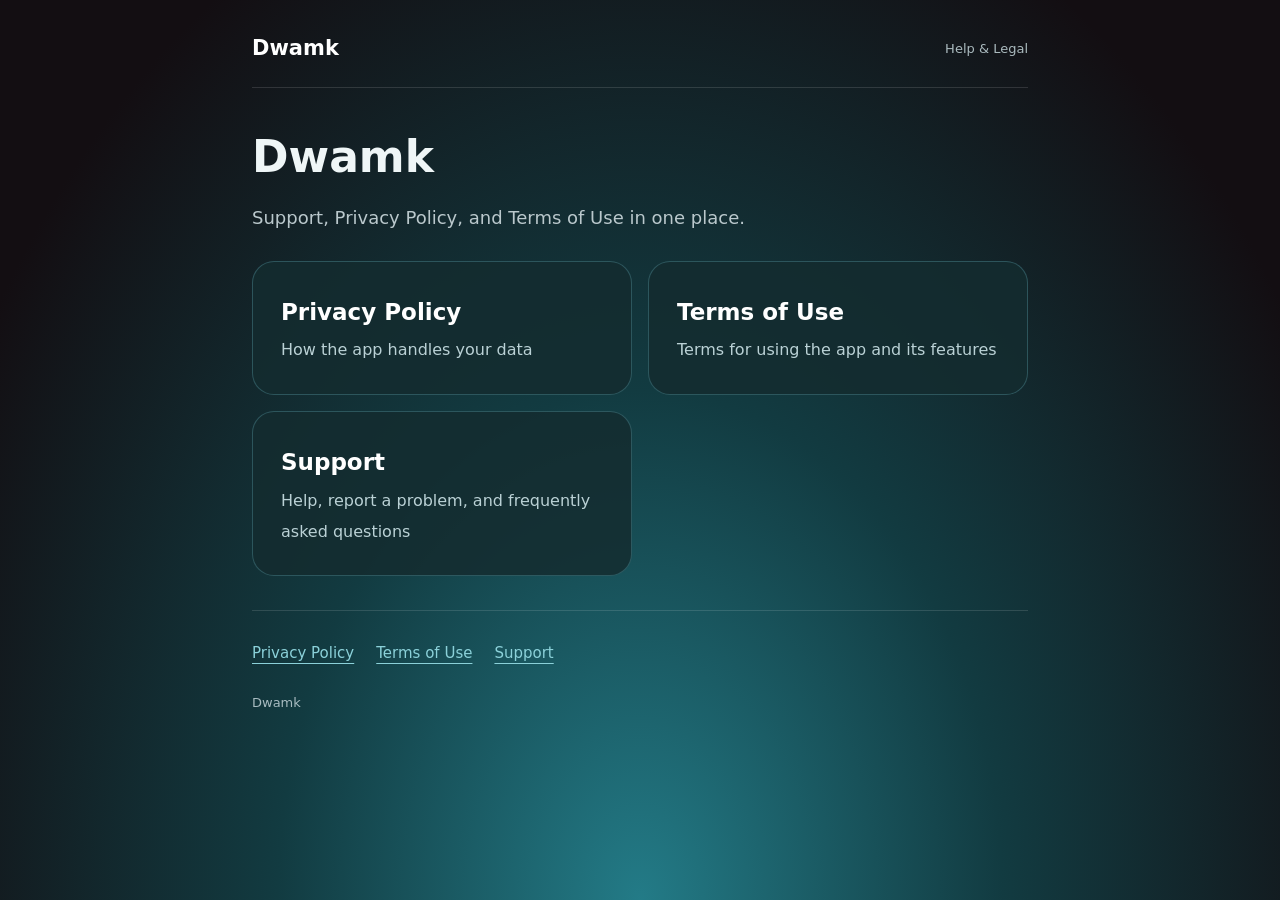
<file: index.html>
<!doctype html>
<html lang="en" dir="ltr">
<head>
  <meta charset="utf-8">
  <meta name="viewport" content="width=device-width,initial-scale=1">
  <meta name="description" content="Official Dwamk help, support, privacy policy and terms of use.">
  <title>Dwamk | Support, Privacy Policy &amp; Terms of Use</title>
  <link rel="stylesheet" href="style.css">
</head>
<body>
<main class="wrap">
  <header class="top"><a class="brand" href="index.html">Dwamk</a><span>Help &amp; Legal</span></header>
  <h1>Dwamk</h1>
  <p class="intro">Support, Privacy Policy, and Terms of Use in one place.</p>
  <div class="cards">
    <a class="card" href="privacy.html"><strong>Privacy Policy</strong><span>How the app handles your data</span></a>
    <a class="card" href="terms.html"><strong>Terms of Use</strong><span>Terms for using the app and its features</span></a>
    <a class="card" href="support.html"><strong>Support</strong><span>Help, report a problem, and frequently asked questions</span></a>
  </div>
  <footer><a href="privacy.html">Privacy Policy</a><a href="terms.html">Terms of Use</a><a href="support.html">Support</a><span class="copy">Dwamk</span></footer>
</main>
</body>
</html>
</file>
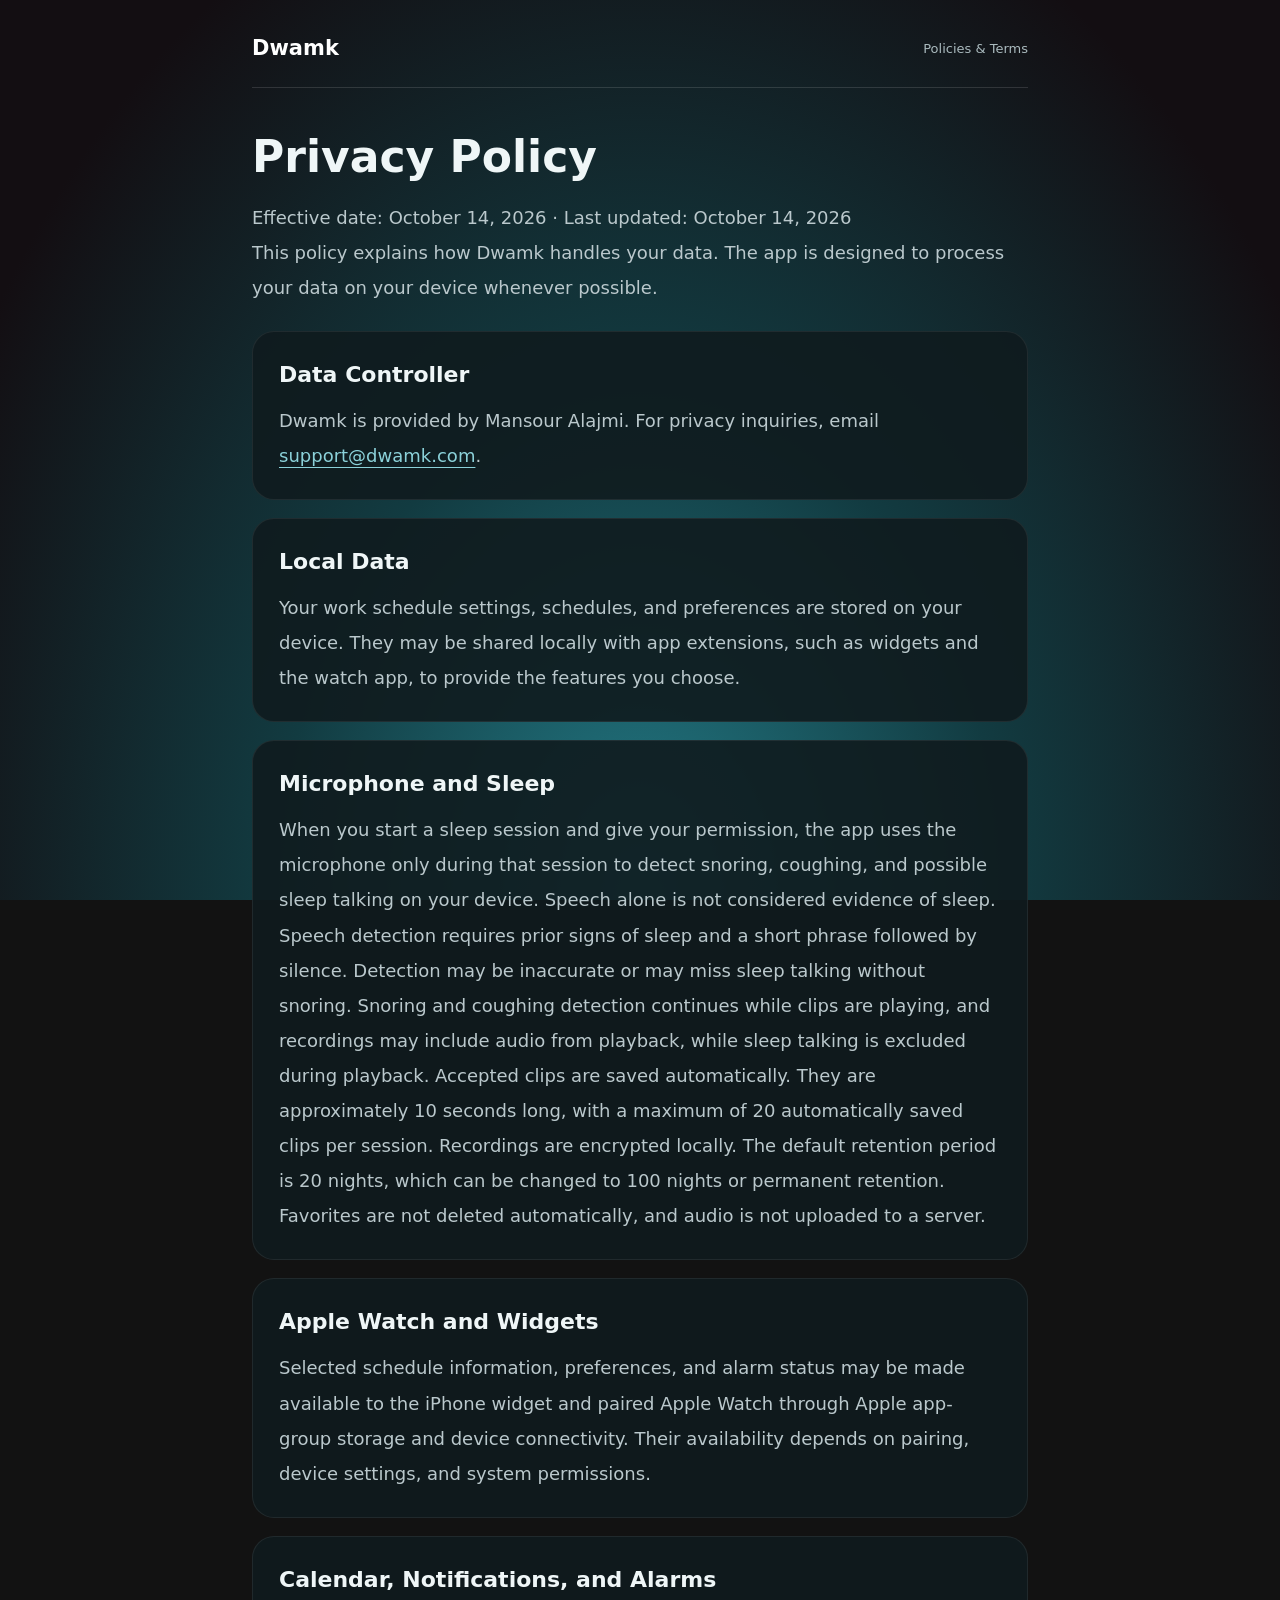
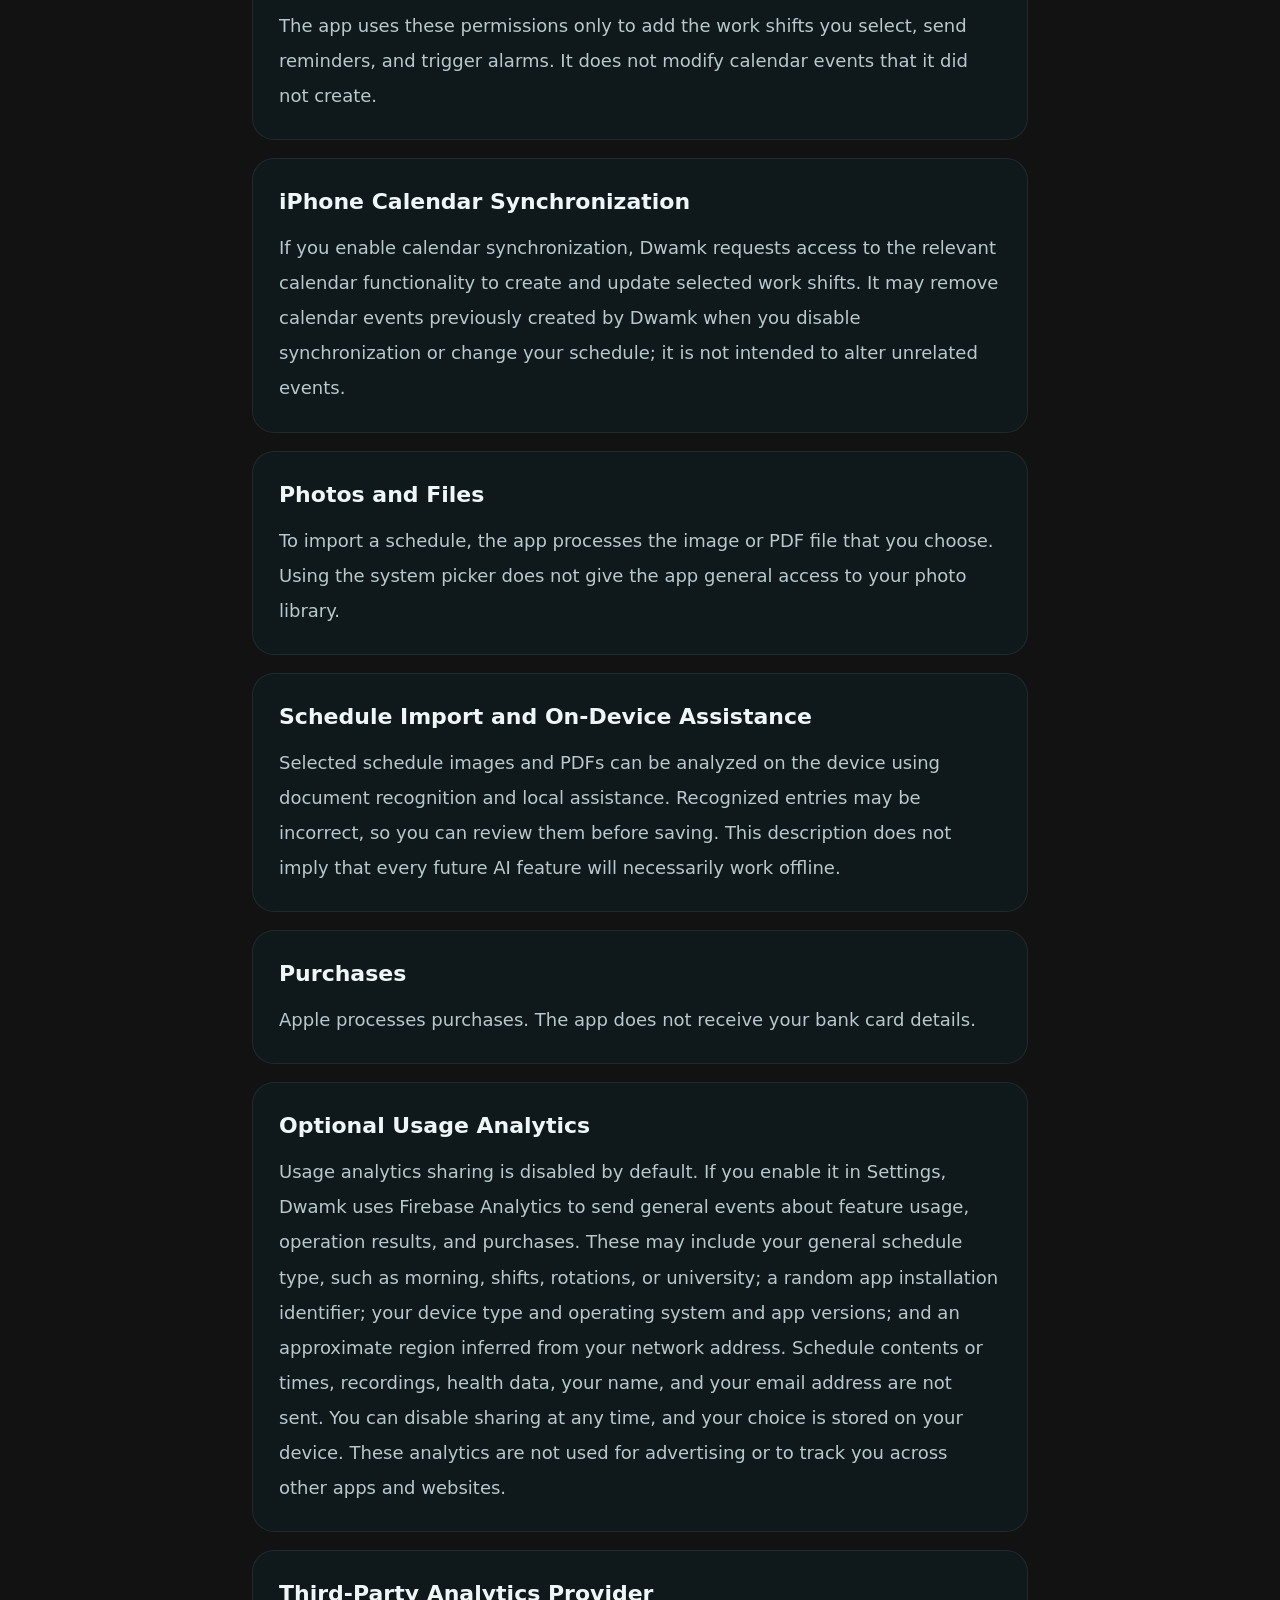
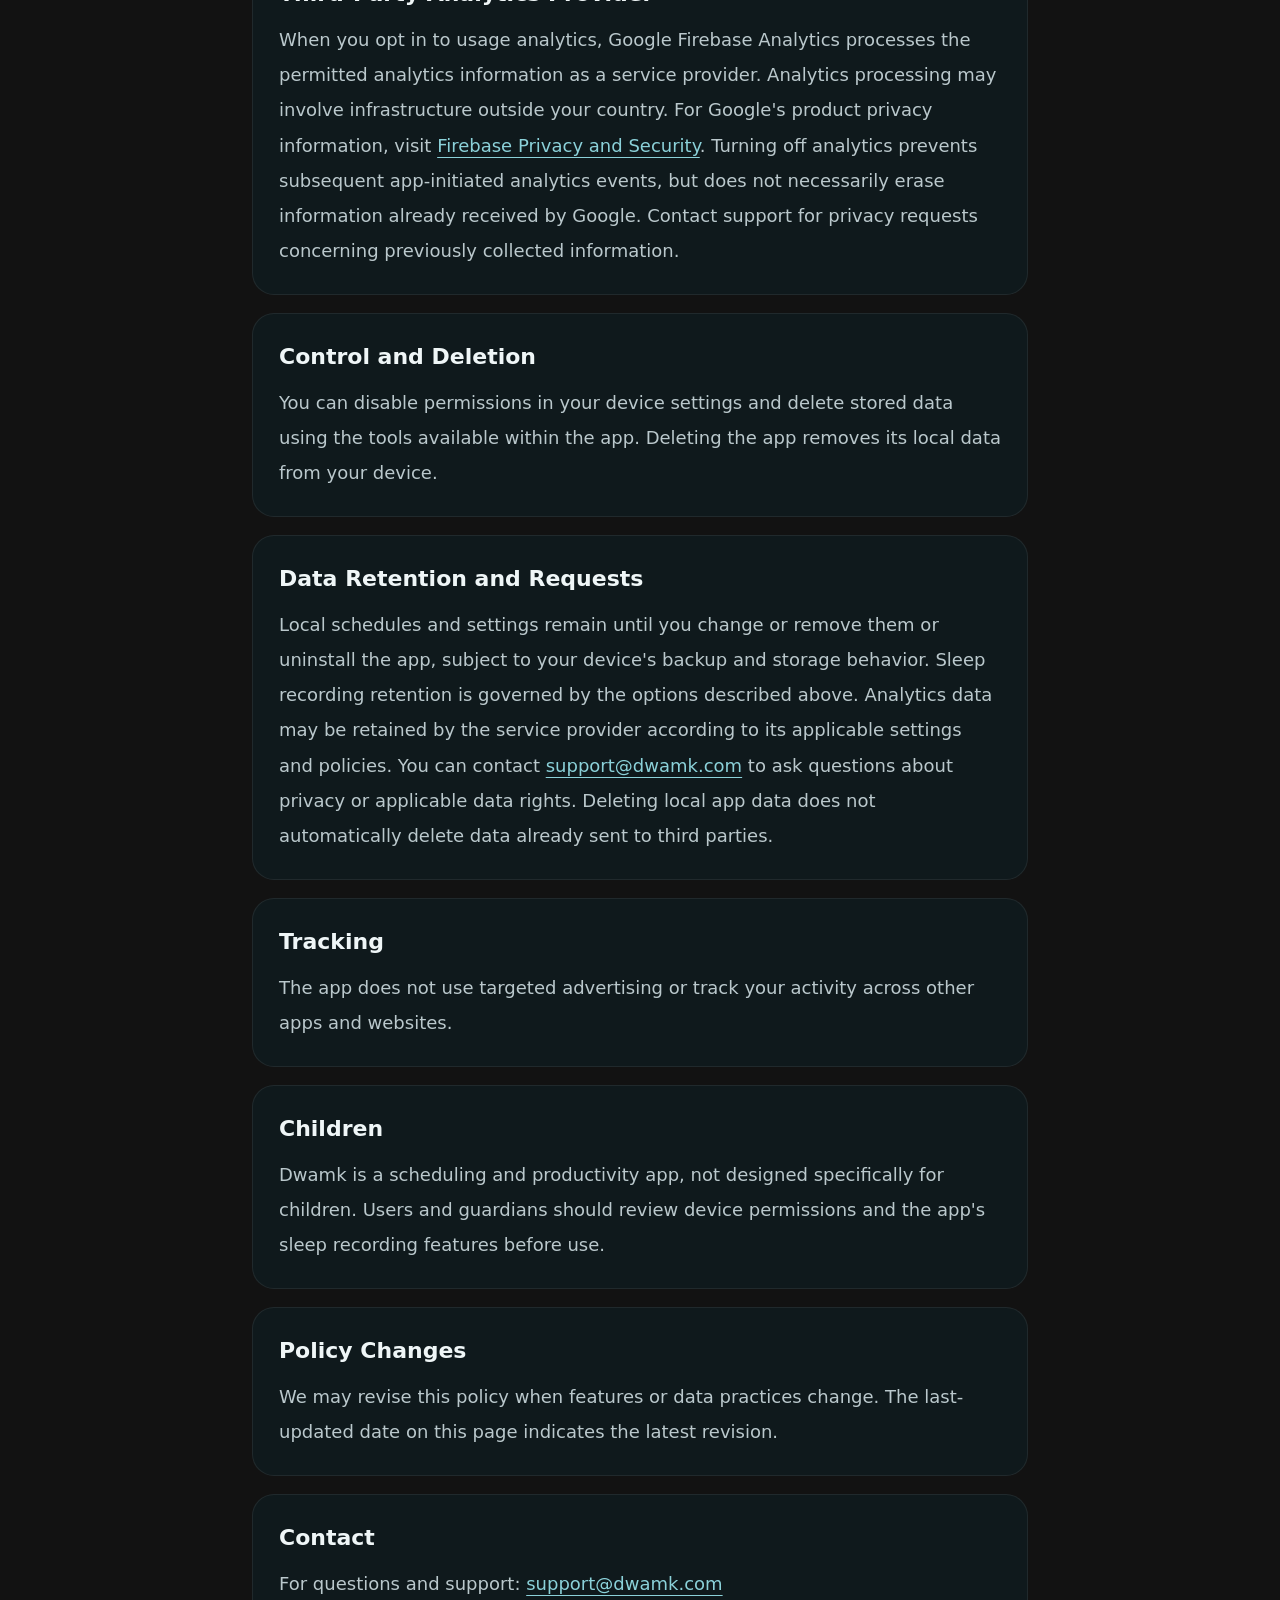
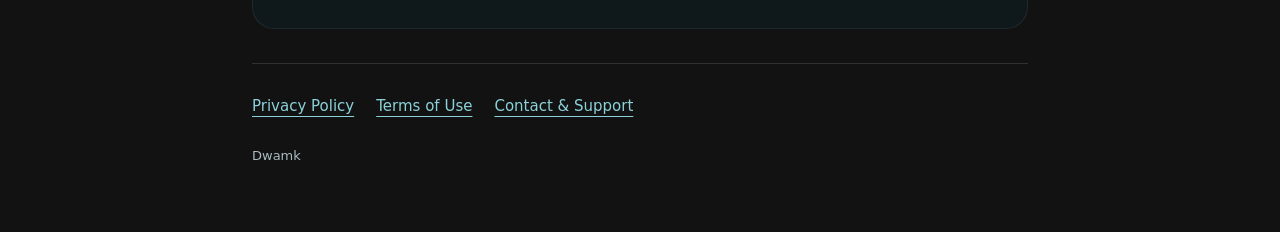
<file: privacy.html>
<!doctype html>
<html lang="en" dir="ltr">
<head>
  <meta charset="utf-8">
  <meta name="viewport" content="width=device-width,initial-scale=1">
  <meta name="description" content="Privacy Policy for the Dwamk app.">
  <title>Privacy Policy | Dwamk</title>
  <link rel="stylesheet" href="style.css">
</head>
<body>
<main class="wrap">
  <header class="top"><a class="brand" href="index.html">Dwamk</a><span>Policies &amp; Terms</span></header>
  <h1>Privacy Policy</h1>
  <p>Effective date: October 14, 2026 · Last updated: October 14, 2026</p>
  <p class="intro">This policy explains how Dwamk handles your data. The app is designed to process your data on your device whenever possible.</p>
  <section><h2>Data Controller</h2><p>Dwamk is provided by Mansour Alajmi. For privacy inquiries, email <a href="mailto:support@dwamk.com">support@dwamk.com</a>.</p></section>
  <section><h2>Local Data</h2><p>Your work schedule settings, schedules, and preferences are stored on your device. They may be shared locally with app extensions, such as widgets and the watch app, to provide the features you choose.</p></section>
  <section><h2>Microphone and Sleep</h2><p>When you start a sleep session and give your permission, the app uses the microphone only during that session to detect snoring, coughing, and possible sleep talking on your device. Speech alone is not considered evidence of sleep. Speech detection requires prior signs of sleep and a short phrase followed by silence. Detection may be inaccurate or may miss sleep talking without snoring. Snoring and coughing detection continues while clips are playing, and recordings may include audio from playback, while sleep talking is excluded during playback. Accepted clips are saved automatically. They are approximately 10 seconds long, with a maximum of 20 automatically saved clips per session. Recordings are encrypted locally. The default retention period is 20 nights, which can be changed to 100 nights or permanent retention. Favorites are not deleted automatically, and audio is not uploaded to a server.</p></section>
  <section><h2>Apple Watch and Widgets</h2><p>Selected schedule information, preferences, and alarm status may be made available to the iPhone widget and paired Apple Watch through Apple app-group storage and device connectivity. Their availability depends on pairing, device settings, and system permissions.</p></section>
  <section><h2>Calendar, Notifications, and Alarms</h2><p>The app uses these permissions only to add the work shifts you select, send reminders, and trigger alarms. It does not modify calendar events that it did not create.</p></section>
  <section><h2>iPhone Calendar Synchronization</h2><p>If you enable calendar synchronization, Dwamk requests access to the relevant calendar functionality to create and update selected work shifts. It may remove calendar events previously created by Dwamk when you disable synchronization or change your schedule; it is not intended to alter unrelated events.</p></section>
  <section><h2>Photos and Files</h2><p>To import a schedule, the app processes the image or PDF file that you choose. Using the system picker does not give the app general access to your photo library.</p></section>
  <section><h2>Schedule Import and On-Device Assistance</h2><p>Selected schedule images and PDFs can be analyzed on the device using document recognition and local assistance. Recognized entries may be incorrect, so you can review them before saving. This description does not imply that every future AI feature will necessarily work offline.</p></section>
  <section><h2>Purchases</h2><p>Apple processes purchases. The app does not receive your bank card details.</p></section>
  <section><h2>Optional Usage Analytics</h2><p>Usage analytics sharing is disabled by default. If you enable it in Settings, Dwamk uses Firebase Analytics to send general events about feature usage, operation results, and purchases. These may include your general schedule type, such as morning, shifts, rotations, or university; a random app installation identifier; your device type and operating system and app versions; and an approximate region inferred from your network address. Schedule contents or times, recordings, health data, your name, and your email address are not sent. You can disable sharing at any time, and your choice is stored on your device. These analytics are not used for advertising or to track you across other apps and websites.</p></section>
  <section><h2>Third-Party Analytics Provider</h2><p>When you opt in to usage analytics, Google Firebase Analytics processes the permitted analytics information as a service provider. Analytics processing may involve infrastructure outside your country. For Google's product privacy information, visit <a href="https://firebase.google.com/support/privacy">Firebase Privacy and Security</a>. Turning off analytics prevents subsequent app-initiated analytics events, but does not necessarily erase information already received by Google. Contact support for privacy requests concerning previously collected information.</p></section>
  <section><h2>Control and Deletion</h2><p>You can disable permissions in your device settings and delete stored data using the tools available within the app. Deleting the app removes its local data from your device.</p></section>
  <section><h2>Data Retention and Requests</h2><p>Local schedules and settings remain until you change or remove them or uninstall the app, subject to your device's backup and storage behavior. Sleep recording retention is governed by the options described above. Analytics data may be retained by the service provider according to its applicable settings and policies. You can contact <a href="mailto:support@dwamk.com">support@dwamk.com</a> to ask questions about privacy or applicable data rights. Deleting local app data does not automatically delete data already sent to third parties.</p></section>
  <section><h2>Tracking</h2><p>The app does not use targeted advertising or track your activity across other apps and websites.</p></section>
  <section><h2>Children</h2><p>Dwamk is a scheduling and productivity app, not designed specifically for children. Users and guardians should review device permissions and the app's sleep recording features before use.</p></section>
  <section><h2>Policy Changes</h2><p>We may revise this policy when features or data practices change. The last-updated date on this page indicates the latest revision.</p></section>
  <section><h2>Contact</h2><p>For questions and support: <a href="mailto:support@dwamk.com">support@dwamk.com</a></p></section>
  <footer><a href="privacy.html">Privacy Policy</a><a href="terms.html">Terms of Use</a><a href="mailto:support@dwamk.com">Contact &amp; Support</a><span class="copy">Dwamk</span></footer>
</main>
</body>
</html>
</file>
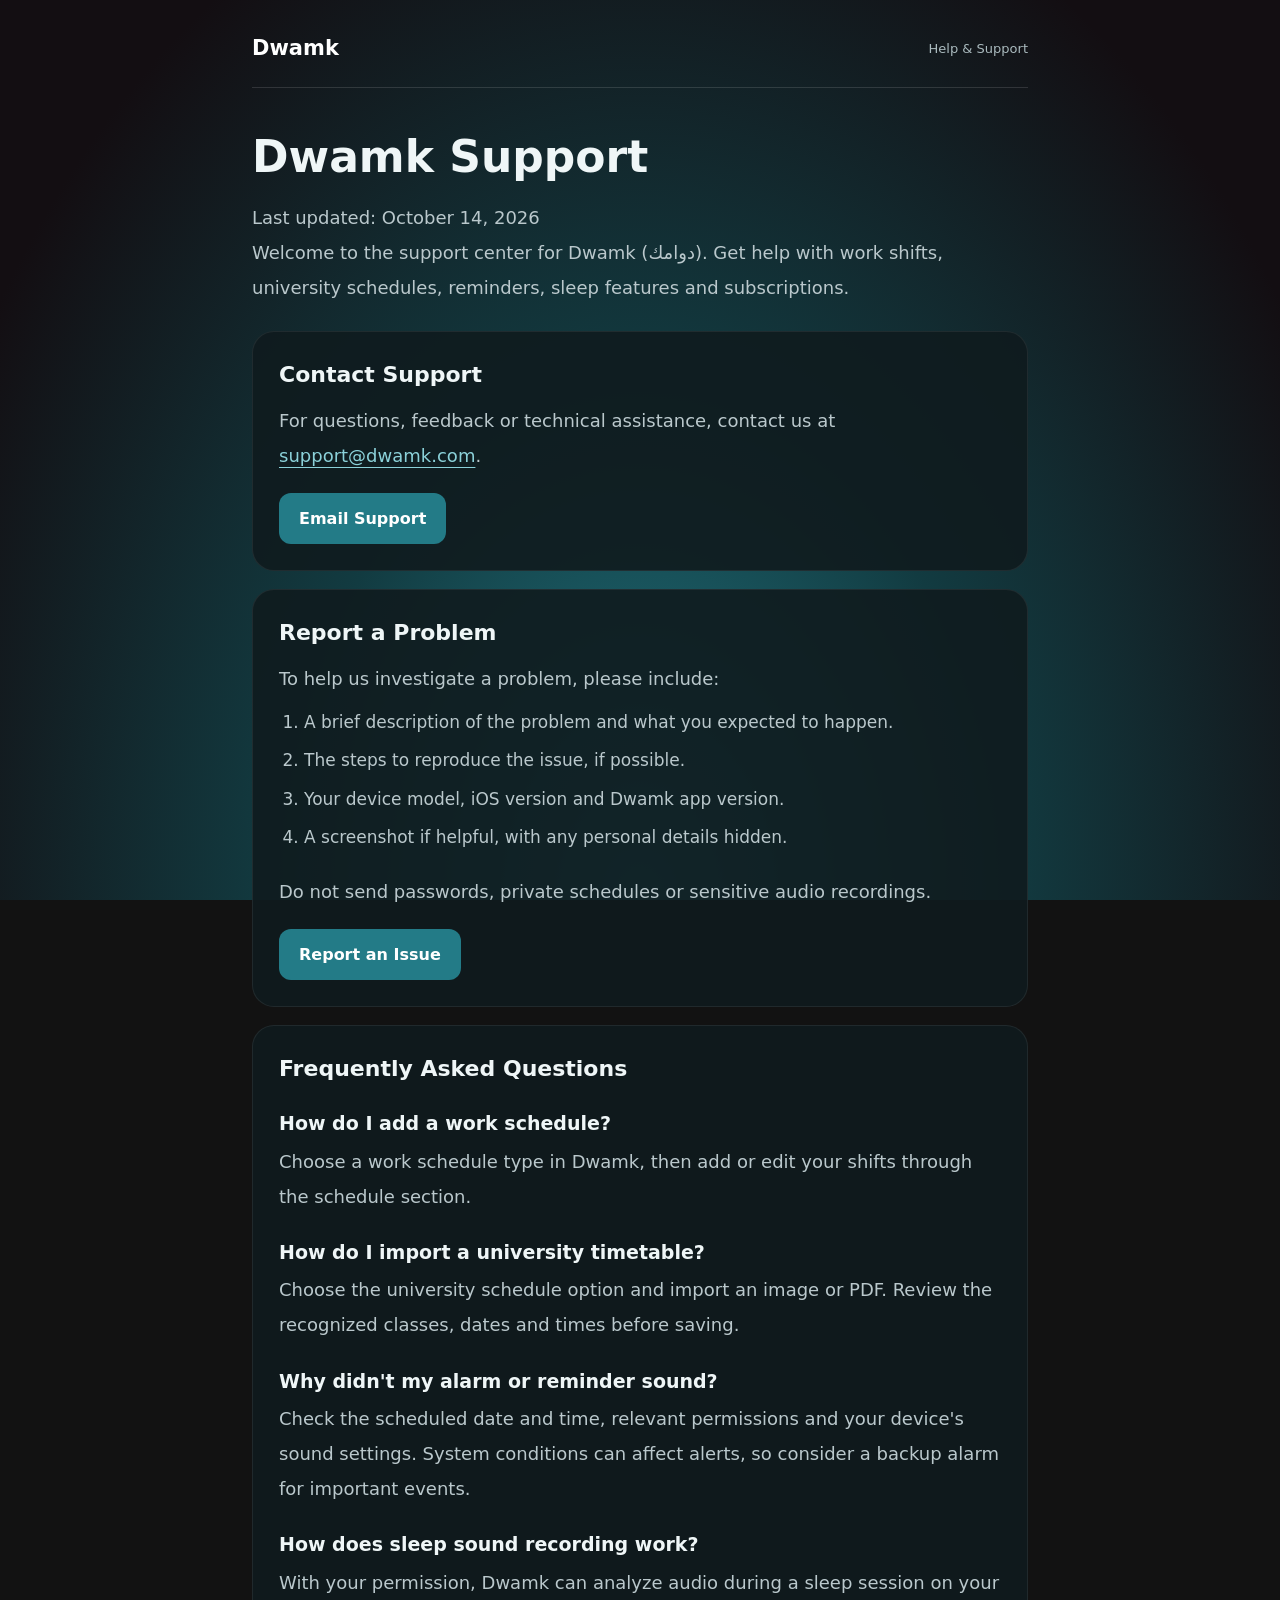
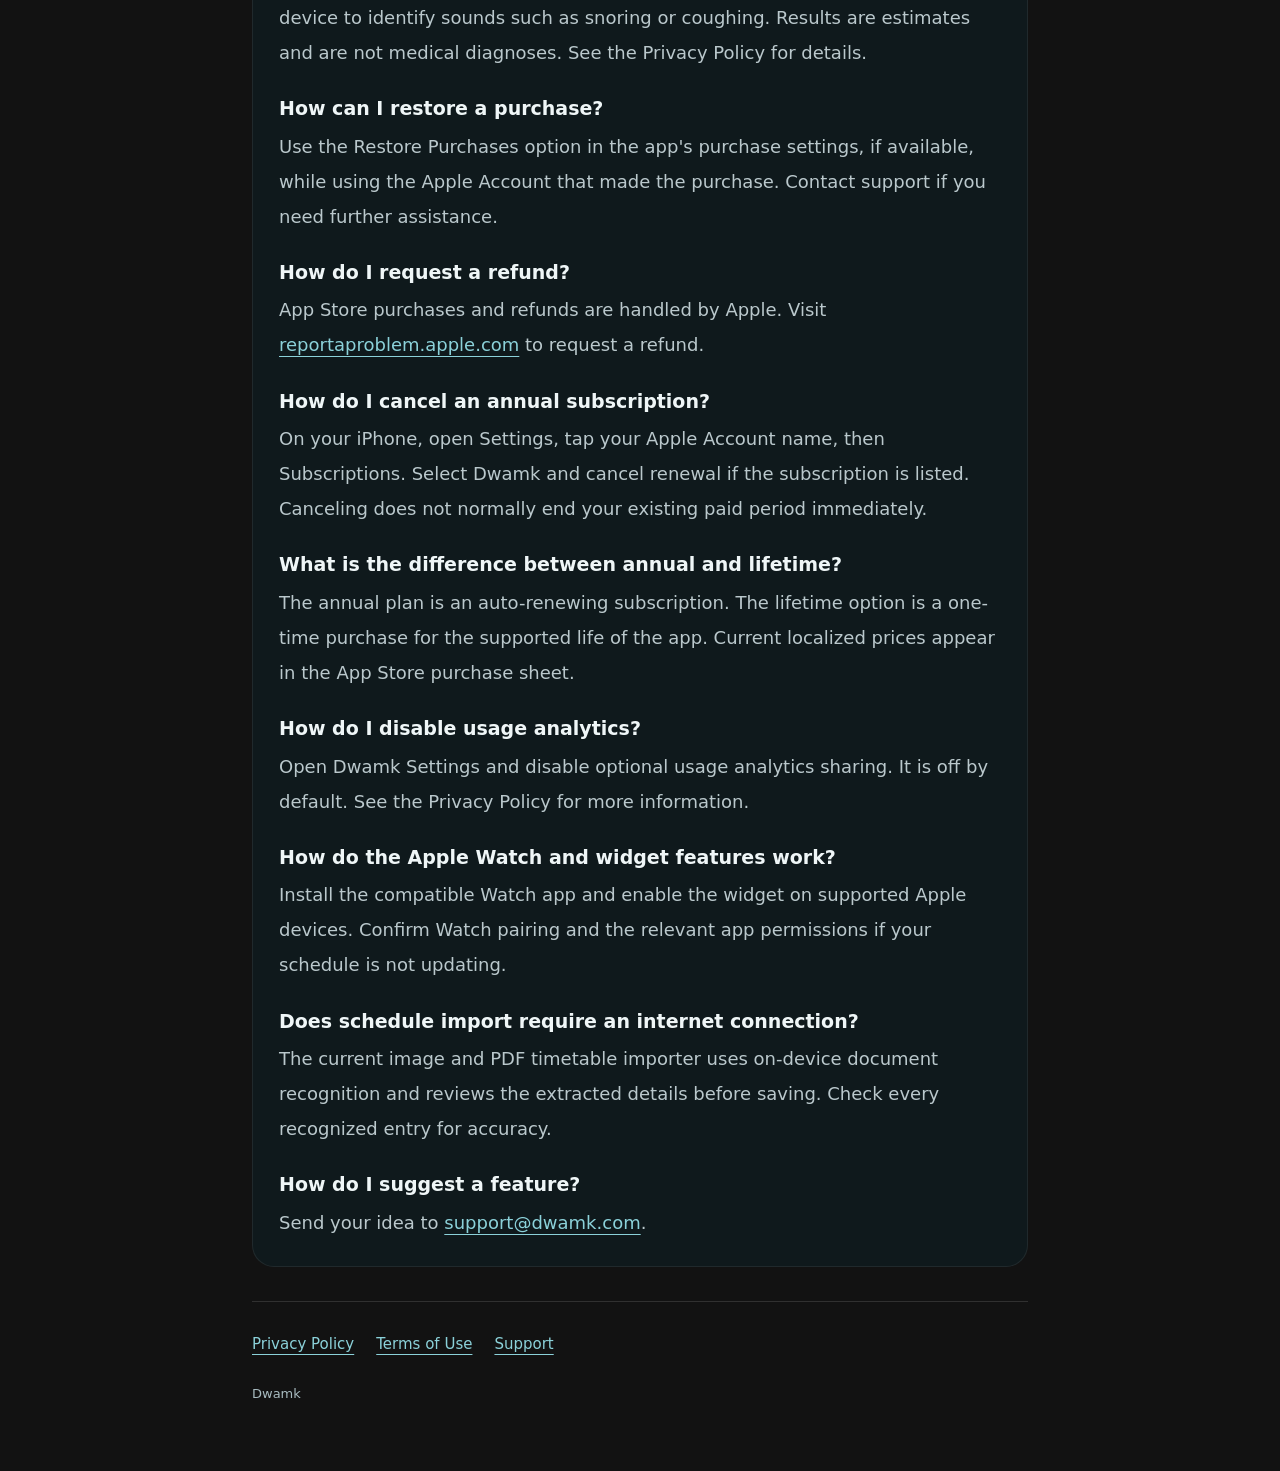
<file: support.html>
<!doctype html>
<html lang="en" dir="ltr">
<head>
  <meta charset="utf-8">
  <meta name="viewport" content="width=device-width,initial-scale=1">
  <meta name="description" content="Official Dwamk app support, contact information, issue reporting and frequently asked questions.">
  <title>Support | Dwamk</title>
  <link rel="stylesheet" href="style.css">
  <style>
    h3{font-size:19px;line-height:1.5;color:#eff6f7;margin:24px 0 6px}
    ol{color:#bac8cc;padding-left:25px;margin:10px 0 20px;font-size:17px}
    li{margin:5px 0}
    .action{display:inline-block;margin-top:20px;padding:10px 20px;background:#237b87;color:#fff;border-radius:12px;text-decoration:none;font-weight:650}
    .action:hover{background:#328e99}
  </style>
</head>
<body>
<main class="wrap">
  <header class="top"><a class="brand" href="index.html">Dwamk</a><span>Help &amp; Support</span></header>
  <h1>Dwamk Support</h1>
  <p>Last updated: October 14, 2026</p>
  <p class="intro">Welcome to the support center for Dwamk (دوامك). Get help with work shifts, university schedules, reminders, sleep features and subscriptions.</p>
  <section>
    <h2>Contact Support</h2>
    <p>For questions, feedback or technical assistance, contact us at <a href="mailto:support@dwamk.com">support@dwamk.com</a>.</p>
    <a class="action" href="mailto:support@dwamk.com?subject=Dwamk%20Support%20Request">Email Support</a>
  </section>
  <section>
    <h2>Report a Problem</h2>
    <p>To help us investigate a problem, please include:</p>
    <ol>
      <li>A brief description of the problem and what you expected to happen.</li>
      <li>The steps to reproduce the issue, if possible.</li>
      <li>Your device model, iOS version and Dwamk app version.</li>
      <li>A screenshot if helpful, with any personal details hidden.</li>
    </ol>
    <p>Do not send passwords, private schedules or sensitive audio recordings.</p>
    <a class="action" href="mailto:support@dwamk.com?subject=Dwamk%20Bug%20Report">Report an Issue</a>
  </section>
  <section>
    <h2>Frequently Asked Questions</h2>
    <h3>How do I add a work schedule?</h3>
    <p>Choose a work schedule type in Dwamk, then add or edit your shifts through the schedule section.</p>
    <h3>How do I import a university timetable?</h3>
    <p>Choose the university schedule option and import an image or PDF. Review the recognized classes, dates and times before saving.</p>
    <h3>Why didn't my alarm or reminder sound?</h3>
    <p>Check the scheduled date and time, relevant permissions and your device's sound settings. System conditions can affect alerts, so consider a backup alarm for important events.</p>
    <h3>How does sleep sound recording work?</h3>
    <p>With your permission, Dwamk can analyze audio during a sleep session on your device to identify sounds such as snoring or coughing. Results are estimates and are not medical diagnoses. See the Privacy Policy for details.</p>
    <h3>How can I restore a purchase?</h3>
    <p>Use the Restore Purchases option in the app's purchase settings, if available, while using the Apple Account that made the purchase. Contact support if you need further assistance.</p>
    <h3>How do I request a refund?</h3>
    <p>App Store purchases and refunds are handled by Apple. Visit <a href="https://reportaproblem.apple.com/">reportaproblem.apple.com</a> to request a refund.</p>
    <h3>How do I cancel an annual subscription?</h3>
    <p>On your iPhone, open Settings, tap your Apple Account name, then Subscriptions. Select Dwamk and cancel renewal if the subscription is listed. Canceling does not normally end your existing paid period immediately.</p>
    <h3>What is the difference between annual and lifetime?</h3>
    <p>The annual plan is an auto-renewing subscription. The lifetime option is a one-time purchase for the supported life of the app. Current localized prices appear in the App Store purchase sheet.</p>
    <h3>How do I disable usage analytics?</h3>
    <p>Open Dwamk Settings and disable optional usage analytics sharing. It is off by default. See the Privacy Policy for more information.</p>
    <h3>How do the Apple Watch and widget features work?</h3>
    <p>Install the compatible Watch app and enable the widget on supported Apple devices. Confirm Watch pairing and the relevant app permissions if your schedule is not updating.</p>
    <h3>Does schedule import require an internet connection?</h3>
    <p>The current image and PDF timetable importer uses on-device document recognition and reviews the extracted details before saving. Check every recognized entry for accuracy.</p>
    <h3>How do I suggest a feature?</h3>
    <p>Send your idea to <a href="mailto:support@dwamk.com?subject=Dwamk%20Feature%20Suggestion">support@dwamk.com</a>.</p>
  </section>
  <footer>
    <a href="privacy.html">Privacy Policy</a>
    <a href="terms.html">Terms of Use</a>
    <a href="support.html">Support</a>
    <span class="copy">Dwamk</span>
  </footer>
</main>
</body>
</html>
</file>
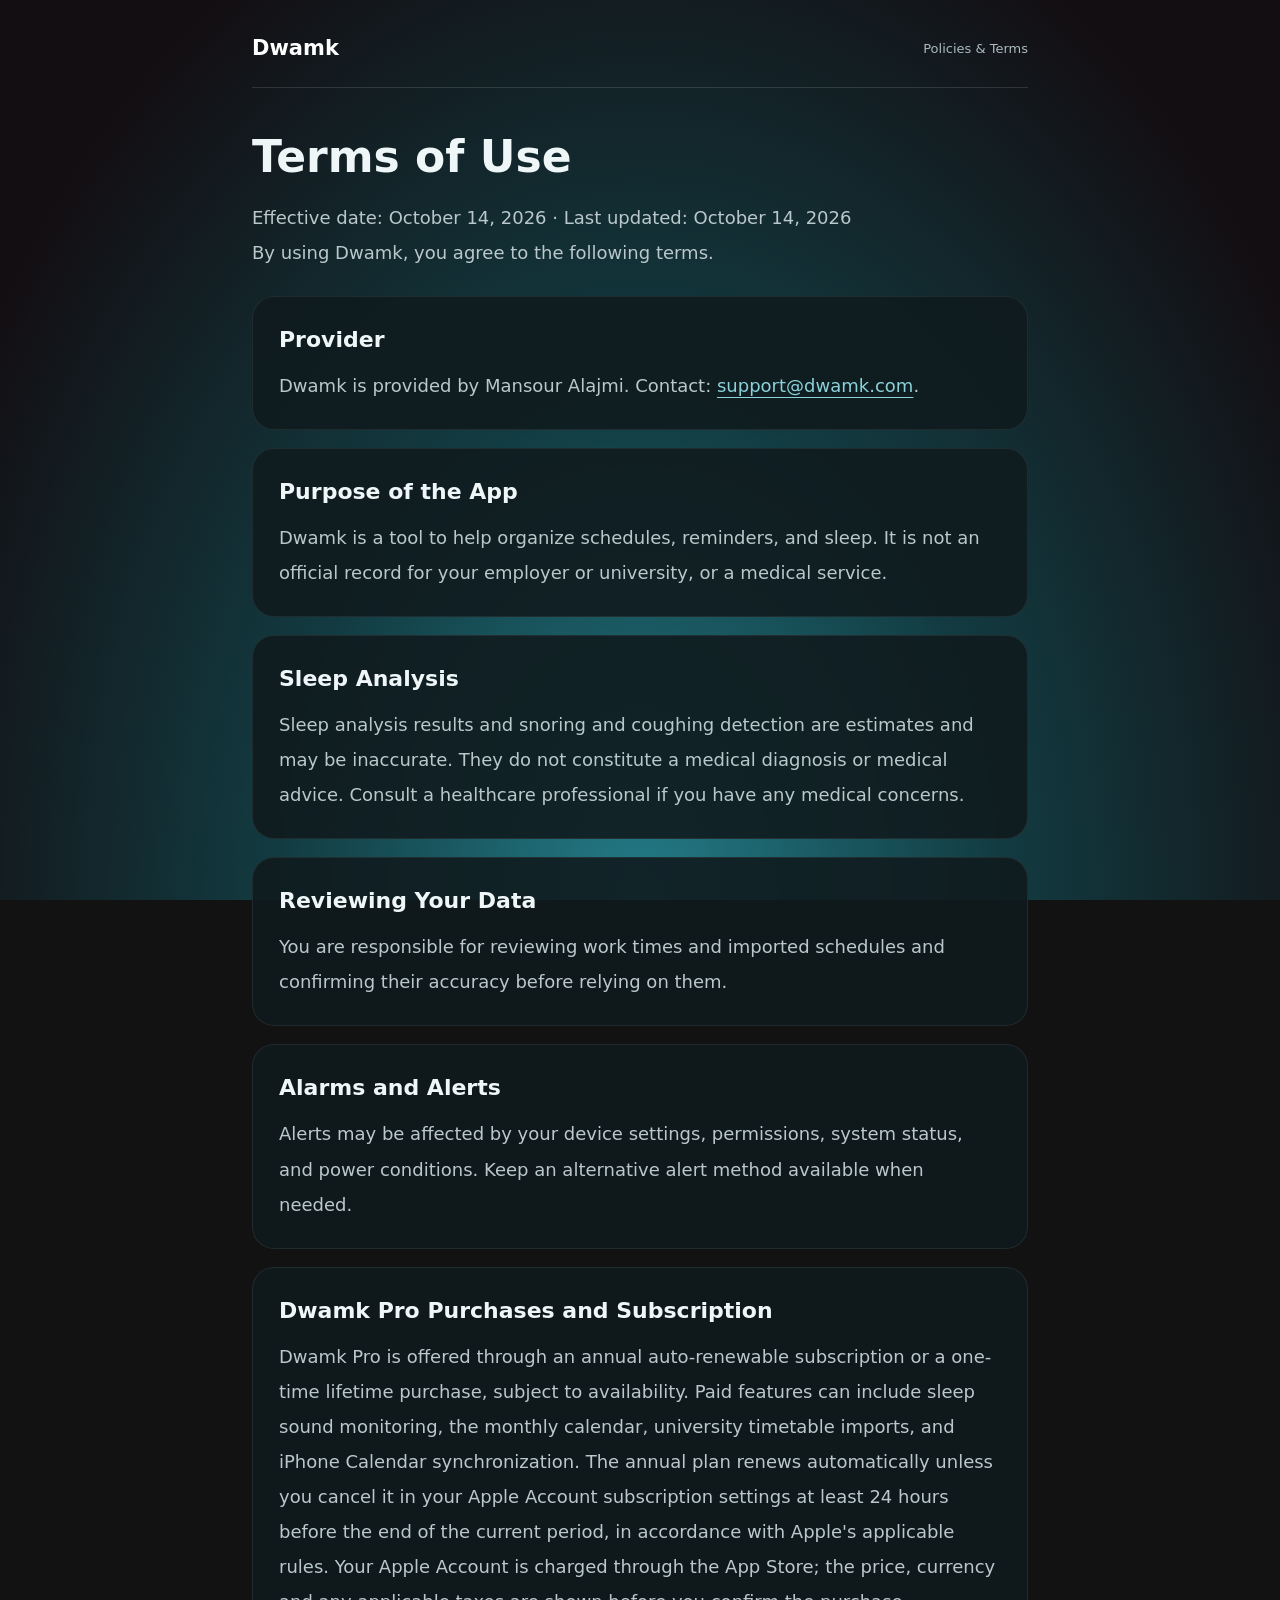
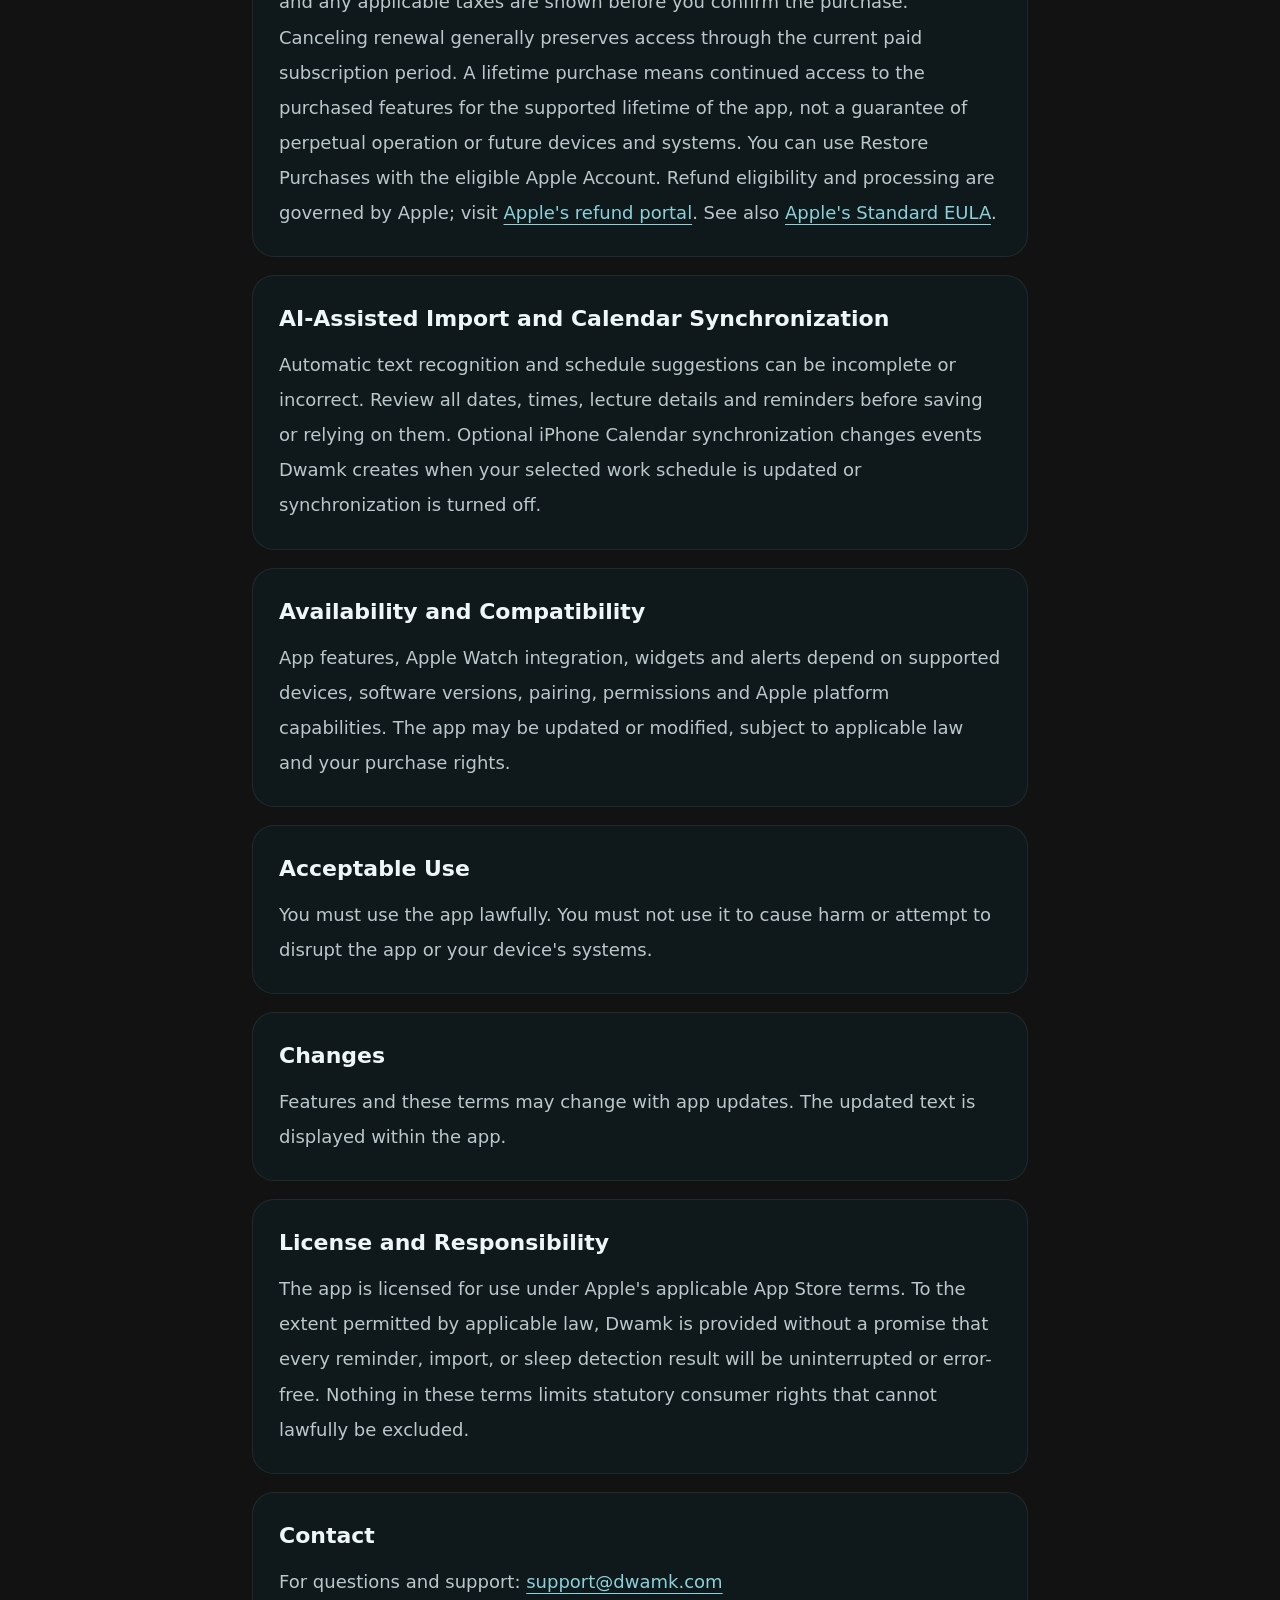
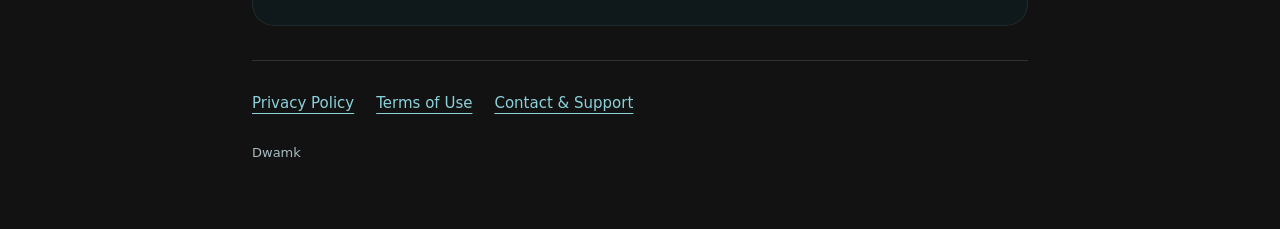
<file: terms.html>
<!doctype html>
<html lang="en" dir="ltr">
<head>
  <meta charset="utf-8">
  <meta name="viewport" content="width=device-width,initial-scale=1">
  <meta name="description" content="Terms of Use for the Dwamk app.">
  <title>Terms of Use | Dwamk</title>
  <link rel="stylesheet" href="style.css">
</head>
<body>
<main class="wrap">
  <header class="top"><a class="brand" href="index.html">Dwamk</a><span>Policies &amp; Terms</span></header>
  <h1>Terms of Use</h1>
  <p>Effective date: October 14, 2026 · Last updated: October 14, 2026</p>
  <p class="intro">By using Dwamk, you agree to the following terms.</p>
  <section><h2>Provider</h2><p>Dwamk is provided by Mansour Alajmi. Contact: <a href="mailto:support@dwamk.com">support@dwamk.com</a>.</p></section>
  <section><h2>Purpose of the App</h2><p>Dwamk is a tool to help organize schedules, reminders, and sleep. It is not an official record for your employer or university, or a medical service.</p></section>
  <section><h2>Sleep Analysis</h2><p>Sleep analysis results and snoring and coughing detection are estimates and may be inaccurate. They do not constitute a medical diagnosis or medical advice. Consult a healthcare professional if you have any medical concerns.</p></section>
  <section><h2>Reviewing Your Data</h2><p>You are responsible for reviewing work times and imported schedules and confirming their accuracy before relying on them.</p></section>
  <section><h2>Alarms and Alerts</h2><p>Alerts may be affected by your device settings, permissions, system status, and power conditions. Keep an alternative alert method available when needed.</p></section>
  <section><h2>Dwamk Pro Purchases and Subscription</h2><p>Dwamk Pro is offered through an annual auto-renewable subscription or a one-time lifetime purchase, subject to availability. Paid features can include sleep sound monitoring, the monthly calendar, university timetable imports, and iPhone Calendar synchronization. The annual plan renews automatically unless you cancel it in your Apple Account subscription settings at least 24 hours before the end of the current period, in accordance with Apple's applicable rules. Your Apple Account is charged through the App Store; the price, currency and any applicable taxes are shown before you confirm the purchase. Canceling renewal generally preserves access through the current paid subscription period. A lifetime purchase means continued access to the purchased features for the supported lifetime of the app, not a guarantee of perpetual operation or future devices and systems. You can use Restore Purchases with the eligible Apple Account. Refund eligibility and processing are governed by Apple; visit <a href="https://reportaproblem.apple.com/">Apple's refund portal</a>. See also <a href="https://www.apple.com/legal/internet-services/itunes/dev/stdeula/">Apple's Standard EULA</a>.</p></section>
  <section><h2>AI-Assisted Import and Calendar Synchronization</h2><p>Automatic text recognition and schedule suggestions can be incomplete or incorrect. Review all dates, times, lecture details and reminders before saving or relying on them. Optional iPhone Calendar synchronization changes events Dwamk creates when your selected work schedule is updated or synchronization is turned off.</p></section>
  <section><h2>Availability and Compatibility</h2><p>App features, Apple Watch integration, widgets and alerts depend on supported devices, software versions, pairing, permissions and Apple platform capabilities. The app may be updated or modified, subject to applicable law and your purchase rights.</p></section>
  <section><h2>Acceptable Use</h2><p>You must use the app lawfully. You must not use it to cause harm or attempt to disrupt the app or your device's systems.</p></section>
  <section><h2>Changes</h2><p>Features and these terms may change with app updates. The updated text is displayed within the app.</p></section>
  <section><h2>License and Responsibility</h2><p>The app is licensed for use under Apple's applicable App Store terms. To the extent permitted by applicable law, Dwamk is provided without a promise that every reminder, import, or sleep detection result will be uninterrupted or error-free. Nothing in these terms limits statutory consumer rights that cannot lawfully be excluded.</p></section>
  <section><h2>Contact</h2><p>For questions and support: <a href="mailto:support@dwamk.com">support@dwamk.com</a></p></section>
  <footer><a href="privacy.html">Privacy Policy</a><a href="terms.html">Terms of Use</a><a href="mailto:support@dwamk.com">Contact &amp; Support</a><span class="copy">Dwamk</span></footer>
</main>
</body>
</html>
</file>
<file: style.css>
*{box-sizing:border-box}html{color-scheme:dark}body{margin:0;background:radial-gradient(ellipse at bottom,#237b87 0,#123b41 40%,#130e12 85%);background-attachment:fixed;color:#eff6f7;font-family:system-ui,-apple-system,"Segoe UI",sans-serif;line-height:1.95}a{color:#8bd1d9;text-underline-offset:5px}a:focus-visible{outline:3px solid #8bd1d9;outline-offset:6px}.wrap{max-width:820px;margin:auto;padding:28px 22px 64px}.top{display:flex;align-items:center;justify-content:space-between;gap:18px;border-bottom:1px solid #ffffff20;padding-bottom:18px}.brand{font-weight:750;text-decoration:none;color:#fff;font-size:21px}.top span{font-size:13px;color:#aababe}h1{font-size:clamp(30px,6vw,44px);line-height:1.4;margin:38px 0 12px}h2{font-size:22px;line-height:1.5;margin:0 0 12px}p{margin:0;color:#bac8cc;font-size:18px}.intro{margin-bottom:26px}section{margin:18px 0;padding:26px;background:#101b1ee6;border:1px solid #ffffff12;border-radius:22px}.notice{padding:16px 20px;border:1px solid #7abcc766;background:#1c4045b3;border-radius:16px;margin:22px 0;color:#d7ecef;font-size:15px}.cards{display:grid;grid-template-columns:repeat(2,1fr);gap:16px}.card{display:block;text-decoration:none;background:#152c30d9;padding:28px;border-radius:22px;border:1px solid #66b6c44d}.card strong{display:block;font-size:23px;color:#fff}.card span{color:#bad1d5;font-size:16px}.card:hover{background:#1b3c41}footer{padding-top:28px;border-top:1px solid #ffffff20;margin-top:34px;display:flex;gap:22px;flex-wrap:wrap;font-size:15px}footer .copy{width:100%;color:#a8bbc0;font-size:13px}@media(max-width:520px){.cards{grid-template-columns:1fr}.wrap{padding:20px 18px 40px}section{padding:22px 20px}p{font-size:17px}.top span{font-size:12px}}@media print{body{background:#fff;color:#111}p,a{color:#222}section{background:none;border:1px solid #ccc;break-inside:avoid}.notice{background:none;color:#333}footer{display:none}}
</file>
